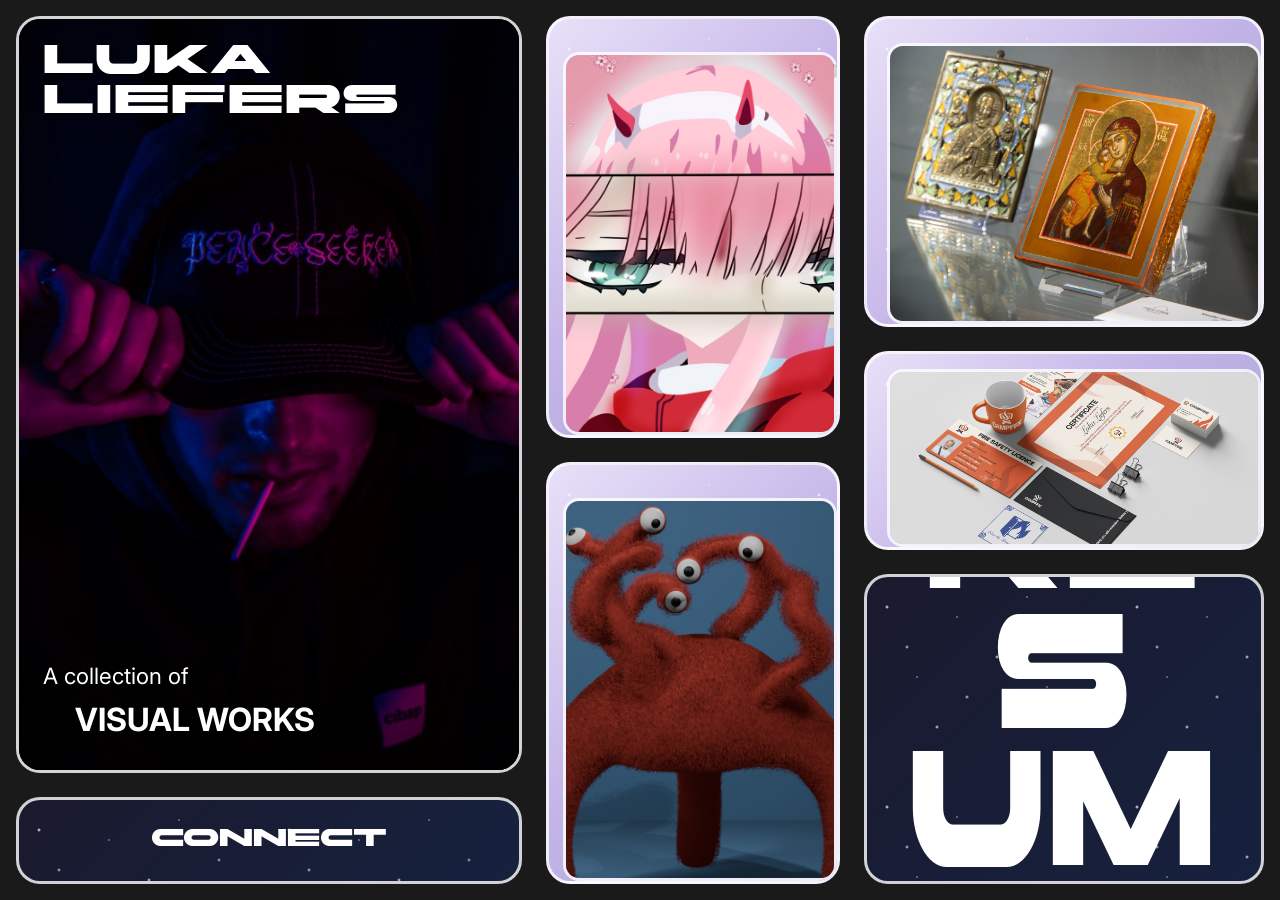
<file: index.html>
<!DOCTYPE html>
<html lang="en">
<head>
  <meta charset="UTF-8" />
  <meta name="viewport" content="width=device-width, initial-scale=1.0" />
  <title>Luka Liefers | Visual Works</title>
  <meta name="description" content="Luka Liefers — Peace Seeker. A collection of visual works." />
  <link rel="preconnect" href="https://fonts.googleapis.com" />
  <link rel="preconnect" href="https://fonts.gstatic.com" crossorigin />
  <link href="https://fonts.googleapis.com/css2?family=Montserrat:wght@300;400;500;600;700&family=Inter:wght@400;500;600&display=swap" rel="stylesheet" />
  <link rel="stylesheet" href="styles.css" />
</head>
<body>
  <main class="homepage">
    <div class="bento-grid">

      <a href="work.html" class="card hero-card">
        <img src="assets/img/hero.jpg" alt="Luka Liefers - Peace Seeker" class="hero-bg" />
        <div class="hero-overlay">
          <h1 class="font-akony">LUKA<br />LIEFERS</h1>
          <div class="hero-text">
            <p>A collection of</p>
            <p class="highlight">VISUAL WORKS</p>
          </div>
        </div>
      </a>

      <a href="mailto:luka.liefers@student.nhlstenden.com" class="card connect-card">
        <span class="connect-text font-akony">CONNECT</span>
        <span class="connect-link font-akony">send me an email</span>
      </a>

      <div class="mobile-divider">
        <span class="divider-line"></span>
        <span class="divider-text font-akony">HIGHLIGHTS</span>
        <span class="divider-line"></span>
      </div>

      <a href="work.html?project=illustration" class="card thumb-card thumb-1">
        <span class="thumb-title font-akony">ILLUSTRATION</span>
        <img src="assets/img/illustration.png" alt="Illustration" class="thumb-image" />
      </a>

      <a href="work.html?project=photography" class="card thumb-card thumb-2">
        <span class="thumb-title font-akony">PHOTOGRAPHY</span>
        <img src="assets/img/photography.jpg" alt="Photography" class="thumb-image" />
      </a>

      <a href="work.html?project=3d-modeling" class="card thumb-card thumb-4">
        <span class="thumb-title font-akony">3D MODELING</span>
        <img src="assets/img/modeling.png" alt="3D Modeling" class="thumb-image" />
      </a>

      <a href="work.html?project=branding" class="card thumb-card thumb-3">
        <span class="thumb-title font-akony">BRANDING</span>
        <img src="assets/img/branding.png" alt="Branding" class="thumb-image" />
      </a>

      <div class="mobile-divider">
        <span class="divider-line"></span>
        <span class="divider-text font-akony">ABOUT ME</span>
        <span class="divider-line"></span>
      </div>

      <a href="resume.html" class="card resume-card">
        <span class="font-akony resume-text">
          <span class="letter">R</span><span class="letter">E</span><span class="letter">S</span><br />
          <span class="letter">U</span><span class="letter">M</span><span class="letter">E</span>
        </span>
      </a>

    </div>
  </main>

  <script src="main.js"></script>
</body>
</html>
</file>
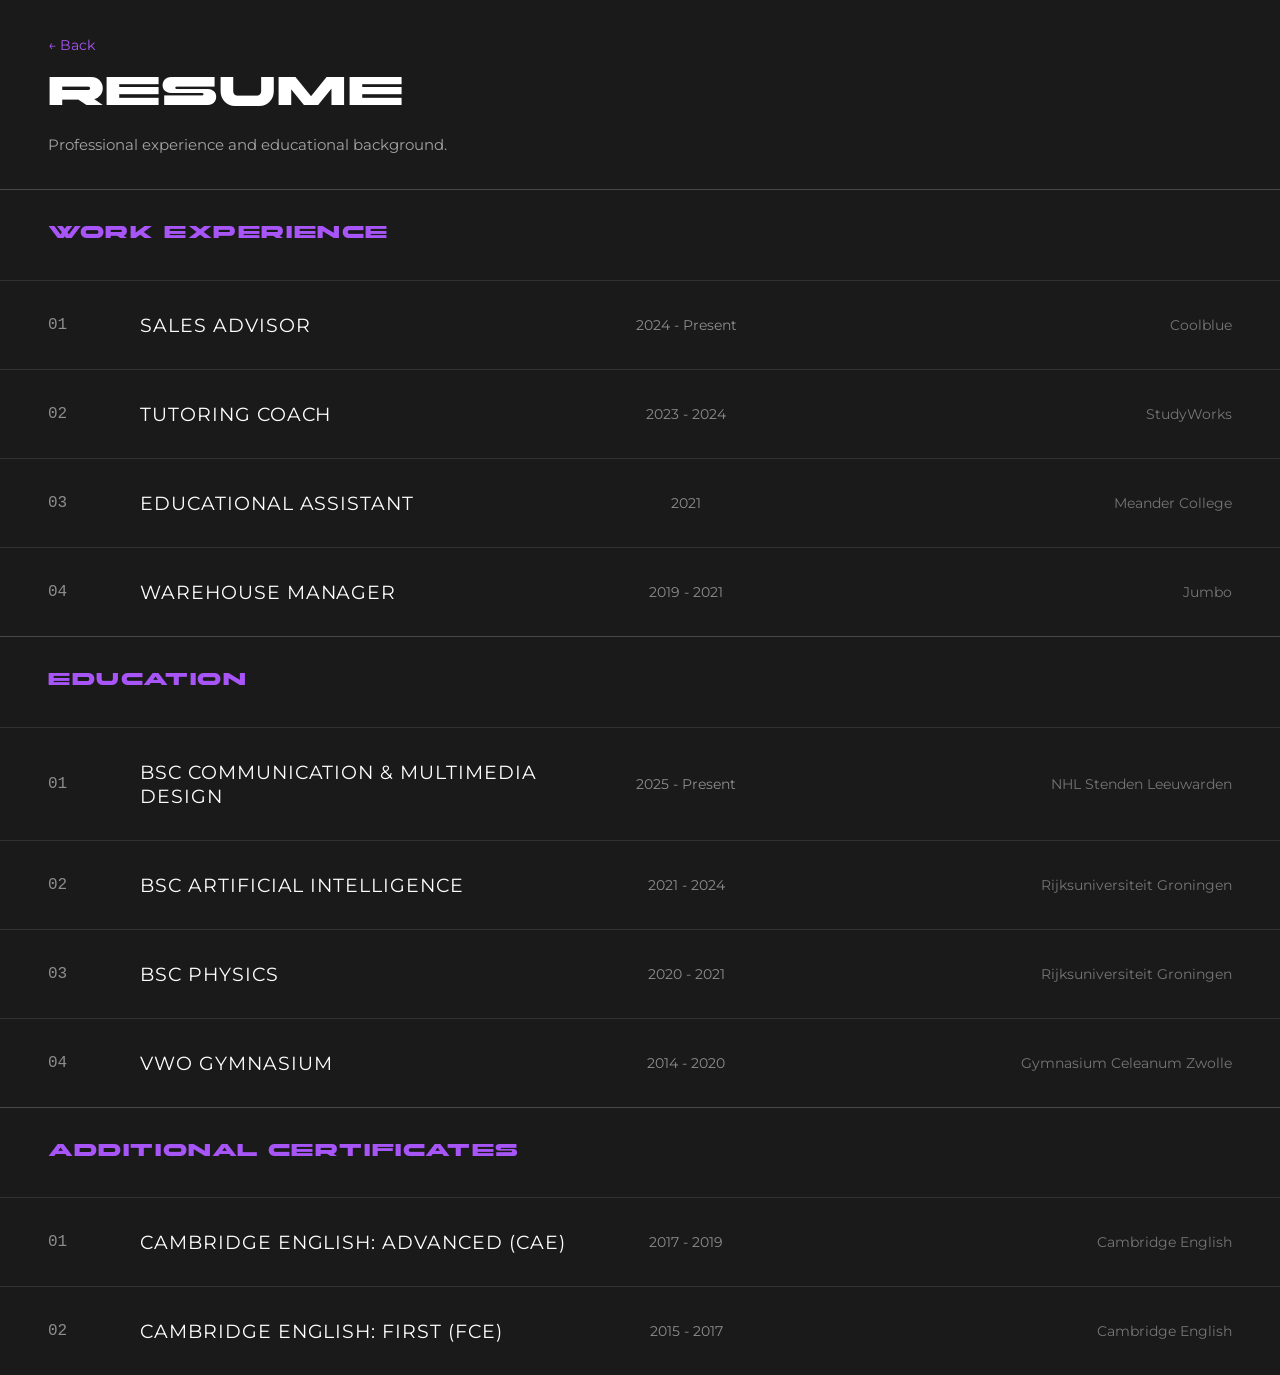
<file: resume.html>
<!DOCTYPE html>
<html lang="en">
<head>
  <meta charset="UTF-8" />
  <meta name="viewport" content="width=device-width, initial-scale=1.0" />
  <title>Luka Liefers | Resume</title>
  <meta name="description" content="Resume of Luka Liefers — professional experience and educational background." />
  <link rel="preconnect" href="https://fonts.googleapis.com" />
  <link rel="preconnect" href="https://fonts.gstatic.com" crossorigin />
  <link href="https://fonts.googleapis.com/css2?family=Montserrat:wght@300;400;500;600;700&family=Inter:wght@400;500;600&display=swap" rel="stylesheet" />
  <link rel="stylesheet" href="styles.css" />
</head>
<body>
  <main class="resume-page">
    <div class="header">
      <a href="index.html" class="back-link">← Back</a>
      <h1 class="font-akony">RESUME</h1>
      <p class="subtitle">Professional experience and educational background.</p>
    </div>

    <!-- WORK EXPERIENCE -->
    <section class="section">
      <h2 class="section-title font-akony">WORK EXPERIENCE</h2>
      <div class="item-list">

        <button class="item-bar" type="button">
          <div class="item-bar-header">
            <span class="item-number">01</span>
            <div class="item-title-wrapper">
              <span class="item-title">SALES ADVISOR</span>
              <span class="item-mobile-info">Coolblue · 2024 - Present</span>
            </div>
            <span class="item-year">2024 - Present</span>
            <span class="item-meta">Coolblue</span>
          </div>
          <div class="item-details-wrapper">
            <div class="item-details">
              <p class="item-description">Providing expert product advice and personalized recommendations to customers, ensuring exceptional service experiences at one of the Netherlands' leading electronics retailers.</p>
              <div class="item-tags">
                <span class="tag">Sales</span><span class="tag">Customer Service</span>
              </div>
            </div>
          </div>
        </button>

        <button class="item-bar" type="button">
          <div class="item-bar-header">
            <span class="item-number">02</span>
            <div class="item-title-wrapper">
              <span class="item-title">TUTORING COACH</span>
              <span class="item-mobile-info">StudyWorks · 2023 - 2024</span>
            </div>
            <span class="item-year">2023 - 2024</span>
            <span class="item-meta">StudyWorks</span>
          </div>
          <div class="item-details-wrapper">
            <div class="item-details">
              <p class="item-description">Coached and mentored students across various academic subjects, developing tailored learning strategies and building confidence through engaging one-on-one sessions.</p>
              <div class="item-tags">
                <span class="tag">Teaching</span><span class="tag">Public Speaking</span>
              </div>
            </div>
          </div>
        </button>

        <button class="item-bar" type="button">
          <div class="item-bar-header">
            <span class="item-number">03</span>
            <div class="item-title-wrapper">
              <span class="item-title">EDUCATIONAL ASSISTANT</span>
              <span class="item-mobile-info">Meander College · 2021</span>
            </div>
            <span class="item-year">2021</span>
            <span class="item-meta">Meander College</span>
          </div>
          <div class="item-details-wrapper">
            <div class="item-details">
              <p class="item-description">Supported teachers and students in the classroom environment, assisting with lesson preparation, student guidance, and administrative tasks.</p>
              <div class="item-tags">
                <span class="tag">Management</span><span class="tag">Support</span>
              </div>
            </div>
          </div>
        </button>

        <button class="item-bar" type="button">
          <div class="item-bar-header">
            <span class="item-number">04</span>
            <div class="item-title-wrapper">
              <span class="item-title">WAREHOUSE MANAGER</span>
              <span class="item-mobile-info">Jumbo · 2019 - 2021</span>
            </div>
            <span class="item-year">2019 - 2021</span>
            <span class="item-meta">Jumbo</span>
          </div>
          <div class="item-details-wrapper">
            <div class="item-details">
              <p class="item-description">Managed warehouse operations including inventory control, stock organization, and logistics coordination to ensure efficient store supply chains.</p>
              <div class="item-tags">
                <span class="tag">Inventory Management</span>
              </div>
            </div>
          </div>
        </button>

      </div>
    </section>

    <!-- EDUCATION -->
    <section class="section">
      <h2 class="section-title font-akony">EDUCATION</h2>
      <div class="item-list">

        <button class="item-bar" type="button">
          <div class="item-bar-header">
            <span class="item-number">01</span>
            <div class="item-title-wrapper">
              <span class="item-title">BSC COMMUNICATION &amp; MULTIMEDIA DESIGN</span>
              <span class="item-mobile-info">NHL Stenden Leeuwarden · 2025 - Present</span>
            </div>
            <span class="item-year">2025 - Present</span>
            <span class="item-meta">NHL Stenden Leeuwarden</span>
          </div>
          <div class="item-details-wrapper">
            <div class="item-details">
              <p class="item-description">Studying the intersection of communication, design, and technology. Developing creative solutions through collaborative projects and hands-on design work.</p>
              <div class="item-tags">
                <span class="tag">Design</span><span class="tag">Teamwork</span>
              </div>
            </div>
          </div>
        </button>

        <button class="item-bar" type="button">
          <div class="item-bar-header">
            <span class="item-number">02</span>
            <div class="item-title-wrapper">
              <span class="item-title">BSC ARTIFICIAL INTELLIGENCE</span>
              <span class="item-mobile-info">Rijksuniversiteit Groningen · 2021 - 2024</span>
            </div>
            <span class="item-year">2021 - 2024</span>
            <span class="item-meta">Rijksuniversiteit Groningen</span>
          </div>
          <div class="item-details-wrapper">
            <div class="item-details">
              <p class="item-description">Comprehensive study of machine learning, neural networks, cognitive science, and programming. Developed strong analytical and problem-solving skills through research projects.</p>
              <div class="item-tags">
                <span class="tag">Coding</span><span class="tag">Scientific Research</span><span class="tag">Psychology</span>
              </div>
            </div>
          </div>
        </button>

        <button class="item-bar" type="button">
          <div class="item-bar-header">
            <span class="item-number">03</span>
            <div class="item-title-wrapper">
              <span class="item-title">BSC PHYSICS</span>
              <span class="item-mobile-info">Rijksuniversiteit Groningen · 2020 - 2021</span>
            </div>
            <span class="item-year">2020 - 2021</span>
            <span class="item-meta">Rijksuniversiteit Groningen</span>
          </div>
          <div class="item-details-wrapper">
            <div class="item-details">
              <p class="item-description">Foundation in theoretical and experimental physics, developing rigorous scientific methodology and mathematical modeling skills.</p>
              <div class="item-tags">
                <span class="tag">Scientific Research</span>
              </div>
            </div>
          </div>
        </button>

        <button class="item-bar" type="button">
          <div class="item-bar-header">
            <span class="item-number">04</span>
            <div class="item-title-wrapper">
              <span class="item-title">VWO GYMNASIUM</span>
              <span class="item-mobile-info">Gymnasium Celeanum · 2014 - 2020</span>
            </div>
            <span class="item-year">2014 - 2020</span>
            <span class="item-meta">Gymnasium Celeanum Zwolle</span>
          </div>
          <div class="item-details-wrapper">
            <div class="item-details">
              <p class="item-description">Pre-university education with emphasis on classical languages (Latin &amp; Greek), advanced mathematics, sciences, and humanities.</p>
              <div class="item-tags">
                <span class="tag">STEM</span><span class="tag">Classical Languages</span><span class="tag">Social Studies</span>
              </div>
            </div>
          </div>
        </button>

      </div>
    </section>

    <!-- ADDITIONAL CERTIFICATES -->
    <section class="section">
      <h2 class="section-title font-akony">ADDITIONAL CERTIFICATES</h2>
      <div class="item-list">

        <button class="item-bar" type="button">
          <div class="item-bar-header">
            <span class="item-number">01</span>
            <div class="item-title-wrapper">
              <span class="item-title">CAMBRIDGE ENGLISH: ADVANCED (CAE)</span>
              <span class="item-mobile-info">Cambridge English · 2017 - 2019</span>
            </div>
            <span class="item-year">2017 - 2019</span>
            <span class="item-meta">Cambridge English</span>
          </div>
          <div class="item-details-wrapper">
            <div class="item-details">
              <p class="item-description">Achieved C2 proficiency level, demonstrating native-speaker equivalent command of written and spoken English.</p>
              <div class="item-tags">
                <span class="tag">C2 proficiency</span><span class="tag">Native Speaker</span>
              </div>
            </div>
          </div>
        </button>

        <button class="item-bar" type="button">
          <div class="item-bar-header">
            <span class="item-number">02</span>
            <div class="item-title-wrapper">
              <span class="item-title">CAMBRIDGE ENGLISH: FIRST (FCE)</span>
              <span class="item-mobile-info">Cambridge English · 2015 - 2017</span>
            </div>
            <span class="item-year">2015 - 2017</span>
            <span class="item-meta">Cambridge English</span>
          </div>
          <div class="item-details-wrapper">
            <div class="item-details">
              <p class="item-description">Attained B2 upper-intermediate certification, proving confident communication skills in professional and academic contexts.</p>
              <div class="item-tags">
                <span class="tag">B2 Upper-Intermediate</span><span class="tag">Confident Speaker</span>
              </div>
            </div>
          </div>
        </button>

      </div>
    </section>
  </main>

  <script src="main.js"></script>
</body>
</html>
</file>
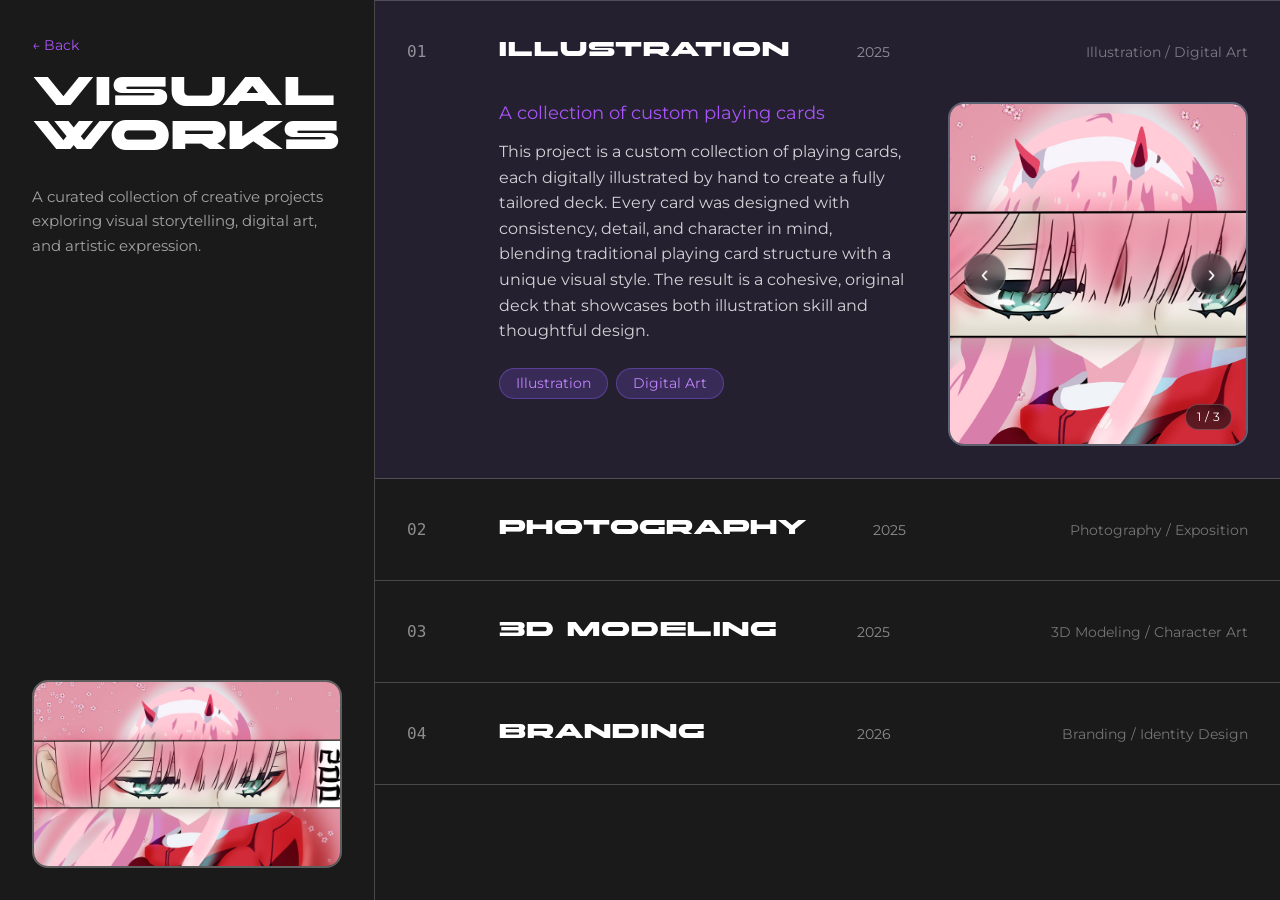
<file: work.html>
<!DOCTYPE html>
<html lang="en">
<head>
  <meta charset="UTF-8" />
  <meta name="viewport" content="width=device-width, initial-scale=1.0" />
  <title>Luka Liefers | Visual Works</title>
  <meta name="description" content="A curated collection of creative projects by Luka Liefers." />
  <link rel="preconnect" href="https://fonts.googleapis.com" />
  <link rel="preconnect" href="https://fonts.gstatic.com" crossorigin />
  <link href="https://fonts.googleapis.com/css2?family=Montserrat:wght@300;400;500;600;700&family=Inter:wght@400;500;600&display=swap" rel="stylesheet" />
  <link rel="stylesheet" href="styles.css" />
</head>
<body>
  <main class="projects-page">
    <div class="left-section">
      <div class="title-area">
        <a href="index.html" class="back-link">← Back</a>
        <h1 class="font-akony">VISUAL<br />WORKS</h1>
        <p class="subtitle">A curated collection of creative projects exploring visual storytelling, digital art, and artistic expression.</p>
      </div>
      <div class="image-area">
        <img src="assets/img/illustration.png" alt="Illustration" class="project-image" id="preview-image" />
      </div>
    </div>

    <div class="right-section">
      <div class="project-list">

        <button class="project-bar expanded" type="button" data-project="illustration" data-image="assets/img/illustration.png">
          <div class="project-bar-header">
            <span class="project-number">01</span>
            <span class="project-title font-akony">ILLUSTRATION</span>
            <span class="project-year">2025</span>
            <span class="project-tags">Illustration / Digital Art</span>
          </div>
          <div class="project-details-wrapper open">
            <div class="project-details">
              <div class="project-text">
                <p class="project-subtitle">A collection of custom playing cards</p>
                <p class="project-description">This project is a custom collection of playing cards, each digitally illustrated by hand to create a fully tailored deck. Every card was designed with consistency, detail, and character in mind, blending traditional playing card structure with a unique visual style. The result is a cohesive, original deck that showcases both illustration skill and thoughtful design.</p>
                <div class="project-tags-expanded">
                  <span class="tag">Illustration</span><span class="tag">Digital Art</span>
                </div>
              </div>
              <div class="project-carousel"></div>
            </div>
          </div>
        </button>

        <button class="project-bar" type="button" data-project="photography" data-image="assets/img/photography.jpg">
          <div class="project-bar-header">
            <span class="project-number">02</span>
            <span class="project-title font-akony">PHOTOGRAPHY</span>
            <span class="project-year">2025</span>
            <span class="project-tags">Photography / Exposition</span>
          </div>
          <div class="project-details-wrapper">
            <div class="project-details">
              <div class="project-text">
                <p class="project-subtitle">Product and Promotional Photography</p>
                <p class="project-description">This project captures a promotional photography shoot for Heutink Ikonen during the PAN Amsterdam Art Expo. The focus was on highlighting the gallery's presence, artworks, and atmosphere within the dynamic setting of the fair. Through careful composition and lighting, the images were created to reflect both the refinement of the artworks and the energy of the exhibition environment.</p>
                <div class="project-tags-expanded">
                  <span class="tag">Photography</span><span class="tag">Exposition</span>
                </div>
              </div>
              <div class="project-carousel"></div>
            </div>
          </div>
        </button>

        <button class="project-bar" type="button" data-project="3d-modeling" data-image="assets/img/modeling.png">
          <div class="project-bar-header">
            <span class="project-number">03</span>
            <span class="project-title font-akony">3D MODELING</span>
            <span class="project-year">2025</span>
            <span class="project-tags">3D Modeling / Character Art</span>
          </div>
          <div class="project-details-wrapper">
            <div class="project-details">
              <div class="project-text">
                <p class="project-subtitle">A fully modeled and textured 3D character</p>
                <p class="project-description">This project is a fully realized 3D character, modeled, textured, and rendered entirely from scratch. Careful attention was paid to topology, proportion, and surface detail to bring the design convincingly to life. From the initial blockout through to final lighting, each stage was crafted to produce a polished, presentation-ready model with a clear sense of personality and form.</p>
                <div class="project-tags-expanded">
                  <span class="tag">3D Modeling</span><span class="tag">Texturing</span><span class="tag">Rendering</span>
                </div>
              </div>
              <div class="project-carousel"></div>
            </div>
          </div>
        </button>

        <button class="project-bar" type="button" data-project="branding" data-image="assets/img/branding.png">
          <div class="project-bar-header">
            <span class="project-number">04</span>
            <span class="project-title font-akony">BRANDING</span>
            <span class="project-year">2026</span>
            <span class="project-tags">Branding / Identity Design</span>
          </div>
          <div class="project-details-wrapper">
            <div class="project-details">
              <div class="project-text">
                <p class="project-subtitle">A cohesive brand identity for a creative workshop</p>
                <p class="project-description">This project develops a complete visual identity for a creative workshop, translating a single concept into a consistent system of logo, type, and color. The identity was applied across printed stationery, packaging, and promotional materials to create a recognizable, unified experience. Every touchpoint was carefully designed to feel considered, professional, and true to the brand's character.</p>
                <div class="project-tags-expanded">
                  <span class="tag">Branding</span><span class="tag">Visual Identity</span><span class="tag">Print Design</span>
                </div>
              </div>
              <div class="project-carousel"></div>
            </div>
          </div>
        </button>

      </div>
    </div>
  </main>

  <script src="main.js"></script>
</body>
</html>
</file>
<file: styles.css>
/* =========================================================
   Luka Liefers — Portfolio
   Recreated to match lukaliefers.nl
   ========================================================= */

@font-face {
  font-family: "Akony";
  src: url("assets/fonts/AKONY.woff2") format("woff2");
  font-weight: 400;
  font-style: normal;
  font-display: swap;
}

:root {
  --bg-dark: #1a1a1a;
  --card-bg: #2a2a2a;
  --border-color: #4a4a4a;
  --purple-gradient: linear-gradient(135deg, #8b5cf6, #a855f7, #c084fc);
  --purple-solid: #8b5cf6;
  --purple-2: #a855f7;
  --purple-3: #c084fc;
  --orange-solid: #f9a857;
  --text-white: #ffffff;
  --text-gray: #a0a0a0;
}

* { margin: 0; padding: 0; box-sizing: border-box; }
html, body { height: 100%; }

body {
  font-family: Inter, -apple-system, BlinkMacSystemFont, "Segoe UI", Roboto, sans-serif;
  background-color: var(--bg-dark);
  color: var(--text-white);
  line-height: 1.6;
}

a { text-decoration: none; color: inherit; }
img { display: block; }
.font-akony { font-family: "Akony", sans-serif; }

/* =========================================================
   HOMEPAGE — bento grid (non-scrollable hero)
   ========================================================= */
.homepage {
  height: 100vh;
  width: 100vw;
  padding: 1rem;
  display: flex;
  align-items: center;
  justify-content: center;
  background-color: var(--bg-dark);
  overflow: hidden;
}

.bento-grid {
  display: grid;
  grid-template-columns: repeat(12, 1fr);
  grid-template-rows: repeat(8, 1fr);
  gap: 1.5rem;
  width: 100%;
  height: 100%;
}

.card {
  border-radius: 1.5rem;
  overflow: hidden;
  transition: transform 0.45s cubic-bezier(0.16, 1, 0.3, 1),
              box-shadow 0.45s cubic-bezier(0.16, 1, 0.3, 1);
  border: 3px solid rgba(255, 255, 255, 0.8);
  background: var(--card-bg);
  /* Staggered entrance — see .bento-grid .card delays below */
  animation: cardIn 0.85s cubic-bezier(0.16, 1, 0.3, 1) backwards;
}
.card:hover {
  transform: translateY(-6px) scale(1.012);
  box-shadow: 0 16px 50px rgba(139, 92, 246, 0.28);
}

/* Entrance: cards rise and settle into place on load */
@keyframes cardIn {
  from { opacity: 0; transform: translateY(28px) scale(0.98); }
  to   { opacity: 1; transform: translateY(0) scale(1); }
}
.hero-card      { animation-delay: 0.05s; }
.thumb-1        { animation-delay: 0.22s; }
.thumb-2        { animation-delay: 0.29s; }
.thumb-4 { animation-delay: 0.36s; }
.thumb-3        { animation-delay: 0.43s; }
.connect-card   { animation-delay: 0.34s; }
.resume-card    { animation-delay: 0.50s; }

/* Hero card */
.hero-card { grid-column: 1 / 6; grid-row: 1 / 8; position: relative; }
.hero-bg {
  position: absolute; inset: 0;
  width: 100%; height: 100%;
  object-fit: cover; object-position: center top;
}
.hero-overlay {
  position: absolute; inset: 0; padding: 1.5rem;
  display: flex; flex-direction: column; justify-content: space-between;
  background: linear-gradient(180deg, rgba(0,0,0,0.4) 0%, transparent 30%, transparent 70%, rgba(0,0,0,0.6) 100%);
}
.hero-overlay h1 {
  font-size: 2.5rem; line-height: 1; letter-spacing: 0.05em;
  color: #fff; text-shadow: 2px 2px 4px rgba(0,0,0,0.5);
}
.hero-text { color: #fff; }
.hero-text p { font-size: 1.4rem; margin: 0; text-shadow: 1px 1px 3px rgba(0,0,0,0.5); }
.hero-text .highlight { font-size: 2rem; font-weight: 700; margin-left: 2rem; }

/* Connect card */
.connect-card {
  grid-column: 1 / 6; grid-row: 8 / 9;
  background: linear-gradient(135deg, #1a1a2e, #16213e);
  display: flex; align-items: center; justify-content: center; position: relative;
}
.connect-text, .connect-link {
  font-size: 1.5rem; font-weight: 600; color: var(--text-white); position: absolute;
  transition: opacity 0.3s ease, transform 0.3s ease; z-index: 1;
}
.connect-link { opacity: 0; transform: translateY(10px); }
.connect-card:hover .connect-text { opacity: 0; transform: translateY(-10px); }
.connect-card:hover .connect-link { opacity: 1; transform: translateY(0); }

/* Falling-stars overlay (shared) */
.connect-card::before,
.thumb-card::before,
.resume-card::before {
  content: "";
  position: absolute; inset: 0; z-index: 0;
  background-image:
    radial-gradient(2px 2px at 20px 30px, white, transparent),
    radial-gradient(2px 2px at 40px 70px, rgba(255,255,255,0.8), transparent),
    radial-gradient(1px 1px at 90px 40px, white, transparent),
    radial-gradient(2px 2px at 130px 80px, rgba(255,255,255,0.9), transparent),
    radial-gradient(1px 1px at 160px 20px, white, transparent),
    radial-gradient(2px 2px at 200px 60px, rgba(255,255,255,0.7), transparent),
    radial-gradient(1px 1px at 50px 100px, white, transparent),
    radial-gradient(2px 2px at 100px 120px, rgba(255,255,255,0.8), transparent),
    radial-gradient(1px 1px at 180px 110px, white, transparent),
    radial-gradient(2px 2px at 70px 150px, rgba(255,255,255,0.9), transparent);
  background-size: 250px 200px;
  animation: fallingStars 8s linear infinite;
}
@keyframes fallingStars {
  0%   { background-position: 0 -200px; }
  100% { background-position: 100px 200px; }
}

/* Thumbnail cards */
.thumb-card {
  border-radius: 1.5rem; overflow: hidden; position: relative;
  background: linear-gradient(135deg, #e8e1f8, #c4b4e8, #a5a5d4);
}
.thumb-image {
  position: absolute; bottom: 0; right: 0;
  width: 95%; height: 92%; object-fit: cover; border-radius: 1rem;
  transition: transform 0.4s ease; z-index: 1;
  border: 3px solid rgba(255, 255, 255, 0.8);
}
.thumb-card:hover .thumb-image { transform: rotate(-10deg) translate(5%, 30%); }
.thumb-title {
  position: absolute; top: 2.5rem; left: 2.5rem;
  font-size: 1.2rem; font-weight: 400; color: #2a2a2a; text-align: left; z-index: 0;
}
@media (min-width: 1440px) { .thumb-title { top: 3rem; left: 3rem; } }

.thumb-1 { grid-column: 6 / 9; grid-row: 1 / 5; }
.thumb-4 { grid-column: 6 / 9; grid-row: 5 / 9; }
.thumb-2 { grid-column: 9 / 13; grid-row: 1 / 4; }
.thumb-3 { grid-column: 9 / 13; grid-row: 4 / 6; }

/* Resume card */
.resume-card {
  grid-column: 9 / 13; grid-row: 6 / 9;
  background: linear-gradient(135deg, #1a1a2e, #16213e);
  display: flex; align-items: center; justify-content: center;
  position: relative; overflow: hidden;
}
.resume-card .resume-text {
  font-size: clamp(3rem, 8vw, 6rem); color: #fff; z-index: 2;
  letter-spacing: 0.05em; line-height: 0.85; text-align: center;
  transform: scaleY(1.7) translateY(5%);
  transition: filter 0.45s ease;
}
.resume-card .letter {
  display: inline-block; cursor: pointer; color: #fff;
  /* transform (the random nudge) is driven by JS — see main.js */
  transition: transform 0.3s ease, color 0.35s ease, text-shadow 0.35s ease;
}
/* Hovering the block gives every letter a soft white glow */
.resume-card:hover .letter {
  color: #fff;
  text-shadow: 0 0 8px rgba(255, 255, 255, 0.25);
}
/* The letter under the cursor stands out a touch more (defined last so it wins) */
.resume-card .letter:hover {
  color: #fff;
  text-shadow: 0 0 12px rgba(255, 255, 255, 0.4);
}

/* Mobile dividers */
.mobile-divider { display: none; }

/* =========================================================
   RESUME PAGE — accordion
   ========================================================= */
.resume-page {
  min-height: 100vh; width: 100vw;
  background-color: var(--bg-dark); color: #fff;
  font-family: Montserrat, sans-serif;
}
.resume-page .header { padding: 2rem 3rem; border-bottom: 1px solid rgba(255,255,255,0.2); }
.resume-page .back-link {
  display: inline-block; margin-bottom: 1rem; color: var(--purple-2);
  transition: color 0.2s; font-size: 0.9rem;
}
.resume-page .back-link:hover { color: var(--purple-3); }
.resume-page h1 { font-size: 2.5rem; letter-spacing: 0.05em; line-height: 1.1; }
.resume-page .subtitle { margin-top: 1rem; font-size: 0.95rem; line-height: 1.6; color: rgba(255,255,255,0.6); }

.section { border-bottom: 1px solid rgba(255,255,255,0.2); }
.section:last-child { border-bottom: none; }
.section-title {
  padding: 2rem 3rem; font-size: 1rem; letter-spacing: 0.1em;
  color: var(--purple-2); border-bottom: 1px solid rgba(255,255,255,0.1);
}

.item-list { display: flex; flex-direction: column; }
.item-bar {
  width: 100%; background: transparent; border: none;
  border-bottom: 1px solid rgba(255,255,255,0.1); color: #fff;
  text-align: left; cursor: pointer; transition: background-color 0.3s ease; padding: 0;
  font-family: inherit;
}
.item-bar:last-child { border-bottom: none; }
.item-bar:hover { background-color: rgba(255,255,255,0.05); }
.item-bar.expanded { background-color: rgba(139,92,246,0.1); }

.item-bar-header {
  display: grid; grid-template-columns: 60px 1fr 150px 1fr;
  align-items: center; padding: 2rem 3rem; gap: 2rem;
}
.item-number { font-size: 1rem; color: rgba(255,255,255,0.5); font-family: monospace; }
.item-title-wrapper { display: flex; flex-direction: column; gap: 0.25rem; }
.item-title { font-size: 1.2rem; letter-spacing: 0.05em; }
.item-mobile-info { display: none; font-size: 0.85rem; color: rgba(255,255,255,0.5); }
.item-year { font-size: 0.9rem; color: rgba(255,255,255,0.5); text-align: center; }
.item-meta { font-size: 0.9rem; color: rgba(255,255,255,0.4); text-align: right; }

.item-details-wrapper {
  display: grid; grid-template-rows: 0fr;
  transition: grid-template-rows 0.4s ease-out; overflow: hidden;
}
.item-details-wrapper.open { grid-template-rows: 1fr; }
.item-details {
  min-height: 0; padding: 0 3rem; padding-left: calc(60px + 5rem);
  opacity: 0; transition: opacity 0.3s ease, padding 0.4s ease;
}
.item-details-wrapper.open .item-details { padding-bottom: 2rem; opacity: 1; }
.item-description {
  font-size: 1rem; line-height: 1.6; color: rgba(255,255,255,0.8);
  margin-bottom: 1.5rem; max-width: 600px;
}
.item-tags { display: flex; gap: 0.5rem; flex-wrap: wrap; }
.tag {
  padding: 0.4rem 1rem; background: rgba(139,92,246,0.2);
  border: 1px solid rgba(139,92,246,0.4); border-radius: 2rem;
  font-size: 0.85rem; color: var(--purple-3);
}

/* =========================================================
   VISUAL WORKS PAGE — two-column project browser
   ========================================================= */
.projects-page {
  height: 100vh; overflow: hidden; width: 100vw;
  background-color: var(--bg-dark);
  display: grid; grid-template-columns: 1fr 3fr;
  color: #fff; font-family: Montserrat, sans-serif;
}

.left-section { display: flex; flex-direction: column; border-right: 1px solid rgba(255,255,255,0.2); }
.title-area { padding: 2rem; flex: 0 0 auto; }
.projects-page .back-link {
  display: inline-block; margin-bottom: 1rem; color: var(--purple-2);
  transition: color 0.2s; font-size: 0.9rem;
}
.projects-page .back-link:hover { color: var(--purple-3); }
.projects-page h1 { font-size: 2.5rem; letter-spacing: 0.05em; line-height: 1.1; }
.projects-page .subtitle { margin-top: 1.5rem; font-size: 0.95rem; line-height: 1.6; color: rgba(255,255,255,0.6); }

.image-area { flex: 1; padding: 2rem; display: flex; align-items: flex-end; }
.project-image {
  width: 100%; height: auto; max-height: 60vh; object-fit: cover;
  border-radius: 1rem; border: 2px solid rgba(255,255,255,0.3);
  animation: fadeIn 0.4s ease;
}
.project-image.placeholder {
  width: 100%; aspect-ratio: 4 / 3; border-radius: 1rem;
  border: 2px solid rgba(255,255,255,0.3);
  background: linear-gradient(135deg, #1a1a2e, #16213e);
  display: flex; align-items: center; justify-content: center;
  font-family: "Akony", sans-serif; letter-spacing: 0.05em;
  color: rgba(255,255,255,0.85); font-size: 1.5rem; text-align: center;
  animation: fadeIn 0.4s ease;
}
@keyframes fadeIn {
  0%   { opacity: 0; transform: scale(0.98); }
  100% { opacity: 1; transform: scale(1); }
}

.right-section { display: flex; flex-direction: column; overflow-y: auto; min-height: 0; }
.project-list { display: flex; flex-direction: column; }
.project-bar {
  width: 100%; background: transparent; border: none;
  border-bottom: 1px solid rgba(255,255,255,0.2); color: #fff;
  text-align: left; cursor: pointer; transition: background-color 0.3s ease;
  padding: 0; font-family: inherit;
}
.project-bar:first-child { border-top: 1px solid rgba(255,255,255,0.2); }
.project-bar:hover { background-color: rgba(255,255,255,0.05); }
.project-bar.expanded { background-color: rgba(139,92,246,0.1); }

.project-bar-header {
  display: grid; grid-template-columns: 60px 1fr 100px 1fr;
  align-items: center; padding: 2.5rem 2rem; gap: 2rem;
}
.project-number { font-size: 1rem; color: rgba(255,255,255,0.5); font-family: monospace; }
.project-title { font-size: 1.2rem; letter-spacing: 0.05em; }
.project-year { font-size: 0.9rem; color: rgba(255,255,255,0.5); text-align: center; }
.project-tags { font-size: 0.85rem; color: rgba(255,255,255,0.4); text-align: right; }

.project-details-wrapper {
  display: grid; grid-template-rows: 0fr;
  transition: grid-template-rows 0.4s ease-out; overflow: hidden;
}
.project-details-wrapper.open { grid-template-rows: 1fr; }
.project-details {
  min-height: 0; padding: 0 2rem; padding-left: calc(60px + 4rem);
  opacity: 0; transition: opacity 0.3s ease, padding 0.4s ease;
  display: flex; gap: 2.5rem; align-items: flex-start;
}
.project-details-wrapper.open .project-details { padding-bottom: 2rem; opacity: 1; }
.project-text { flex: 1 1 0; min-width: 0; }
.project-subtitle { font-size: 1.1rem; color: var(--purple-2); margin-bottom: 1rem; }
.project-description {
  font-size: 1rem; line-height: 1.6; color: rgba(255,255,255,0.8);
  margin-bottom: 1.5rem; max-width: 600px;
}
.project-tags-expanded { display: flex; gap: 0.5rem; flex-wrap: wrap; }

/* Carousel sits on the right of the opened section */
.project-carousel { flex: 0 0 40%; max-width: 40%; align-self: stretch; }

/* ---- Image carousel (cycles all images in a project's folder) ---- */
.carousel {
  position: relative; width: 100%; border-radius: 1rem; overflow: hidden;
  border: 2px solid rgba(255, 255, 255, 0.3);
  background: linear-gradient(135deg, #1a1a2e, #16213e);
}
.carousel-img {
  display: block; width: 100%; height: 340px; object-fit: cover;
}
.carousel-img.is-fade { animation: fadeIn 0.45s ease; }
.carousel-btn {
  position: absolute; top: 50%; transform: translateY(-50%); z-index: 2;
  width: 2.6rem; height: 2.6rem; border-radius: 50%;
  display: flex; align-items: center; justify-content: center;
  border: 1px solid rgba(255, 255, 255, 0.25);
  background: rgba(15, 15, 20, 0.5); color: #fff;
  font-size: 1.5rem; line-height: 1; cursor: pointer;
  -webkit-backdrop-filter: blur(6px); backdrop-filter: blur(6px);
  transition: background 0.25s ease, border-color 0.25s ease, transform 0.25s ease;
}
.carousel-btn:hover {
  background: rgba(139, 92, 246, 0.65); border-color: rgba(192, 132, 252, 0.6);
}
.carousel-btn:active { transform: translateY(-50%) scale(0.92); }
.carousel-prev { left: 0.85rem; }
.carousel-next { right: 0.85rem; }
.carousel-counter {
  position: absolute; bottom: 0.9rem; right: 0.9rem; z-index: 2;
  font-size: 0.78rem; letter-spacing: 0.04em; color: #fff;
  padding: 0.28rem 0.65rem; border-radius: 1rem;
  background: rgba(15, 15, 20, 0.6); border: 1px solid rgba(255, 255, 255, 0.2);
  -webkit-backdrop-filter: blur(6px); backdrop-filter: blur(6px);
}


/* =========================================================
   RESPONSIVE — homepage (matches original breakpoints)
   ========================================================= */
@media (max-width: 1024px) {
  .homepage { height: auto; min-height: 100vh; overflow: auto; padding: 1rem; }
  .bento-grid { grid-template-columns: 1fr 1fr; grid-template-rows: auto; gap: 1rem; }
  .hero-card { grid-column: 1 / -1; grid-row: auto; min-height: 350px; }
  .connect-card { grid-column: 1 / -1; grid-row: auto; min-height: 80px; }
  .thumb-1, .thumb-2, .thumb-3, .thumb-4 { grid-column: span 1; grid-row: auto; min-height: 180px; }
  .resume-card { grid-column: 1 / -1; grid-row: auto; min-height: 150px; }
  .thumb-title { font-size: 1rem; top: 2rem; left: 2rem; }
  .hero-overlay h1 { font-size: 2rem; }
  .hero-text p { font-size: 1.1rem; }
  .hero-text .highlight { font-size: 1.5rem; margin-left: 1rem; }
  .connect-text, .connect-link { font-size: 1.2rem; }
}

@media (max-width: 600px) {
  .homepage { padding: 0.75rem; }
  .bento-grid { grid-template-columns: 1fr; gap: 0.75rem; }
  .card { border-radius: 1rem; border-width: 2px; }
  .hero-card { min-height: 300px; }
  .connect-card { min-height: 70px; }
  .thumb-1, .thumb-2, .thumb-3, .thumb-4 { min-height: 150px; }
  .thumb-title { font-size: 0.9rem; top: 1.5rem; left: 1.5rem; }
  .thumb-image { border-width: 2px; }
  .thumb-card:hover .thumb-image { transform: none; }
  .resume-card { min-height: 120px; }
  .resume-card .resume-text { font-size: clamp(2rem, 12vw, 4rem); }
  .hero-overlay { padding: 1rem; }
  .hero-overlay h1 { font-size: 1.75rem; }
  .hero-text p { font-size: 1rem; }
  .hero-text .highlight { font-size: 1.25rem; margin-left: 0.5rem; }
  .connect-text, .connect-link { font-size: 1rem; }
  .card:hover { transform: none; }
  .mobile-divider { display: flex; align-items: center; gap: 1rem; padding: 0.5rem 0; grid-column: 1 / -1; }
  .divider-line { flex: 1; height: 1px; background: rgba(255,255,255,0.3); }
  .divider-text { font-size: 0.8rem; color: rgba(255,255,255,0.6); letter-spacing: 0.15em; white-space: nowrap; }
}

/* =========================================================
   RESPONSIVE — resume (matches original breakpoints)
   ========================================================= */
@media (max-width: 900px) {
  .resume-page .header { padding: 1.5rem 2rem; }
  .resume-page h1 { font-size: 2rem; }
  .section-title { padding: 1.5rem 2rem; }
  .item-bar-header { grid-template-columns: 40px 1fr; gap: 1rem; padding: 1.5rem 2rem; }
  .item-year, .item-meta { display: none; }
  .item-mobile-info { display: block; }
  .item-details { padding-left: calc(40px + 3rem); padding-right: 2rem; }

  /* Visual Works */
  .projects-page {
    grid-template-columns: 1fr; grid-template-rows: auto 1fr;
    height: auto; min-height: 100vh; overflow: visible;
  }
  .left-section { border-right: none; border-bottom: 1px solid rgba(255,255,255,0.2); }
  .image-area { display: none; }
  .project-bar-header { grid-template-columns: 40px 1fr; gap: 1rem; padding: 1.5rem 2rem; }
  .project-year, .project-tags { display: none; }
  .project-details { padding-left: calc(40px + 3rem); padding-right: 2rem; flex-direction: column; }
  .project-carousel { flex: none; max-width: 100%; width: 100%; }
  .project-carousel .carousel-img { height: 260px; }
}

@media (max-width: 600px) {
  .resume-page .header { padding: 1.25rem 1rem; }
  .resume-page h1 { font-size: 1.75rem; }
  .subtitle { font-size: 0.85rem; margin-top: 0.75rem; }
  .section-title { padding: 1rem; font-size: 0.9rem; }
  .item-bar-header { grid-template-columns: 30px 1fr; gap: 0.75rem; padding: 1rem; }
  .item-number { font-size: 0.85rem; }
  .item-title { font-size: 0.95rem; }
  .item-details { padding-left: calc(30px + 1.75rem); padding-right: 1rem; }
  .item-description { font-size: 0.9rem; margin-bottom: 1rem; }
  .tag { padding: 0.3rem 0.75rem; font-size: 0.75rem; }

  /* Visual Works */
  .title-area { padding: 1.25rem 1rem; }
  .projects-page h1 { font-size: 2rem; }
  .projects-page .subtitle { font-size: 0.85rem; margin-top: 1rem; }
  .project-bar-header { grid-template-columns: 30px 1fr; gap: 0.75rem; padding: 1rem; }
  .project-number { font-size: 0.85rem; }
  .project-title { font-size: 1rem; }
  .project-details { padding-left: calc(30px + 1.75rem); padding-right: 1rem; }
  .project-subtitle { font-size: 0.95rem; }
  .project-description { font-size: 0.9rem; margin-bottom: 1rem; }
}

/* =========================================================
   Accessibility — honour reduced-motion preferences
   ========================================================= */
@media (prefers-reduced-motion: reduce) {
  .card,
  .connect-card::before,
  .thumb-card::before,
  .resume-card::before,
  .project-image,
  .project-image.placeholder {
    animation: none !important;
  }
  .resume-card .letter:hover { transform: none; }
}
</file>
